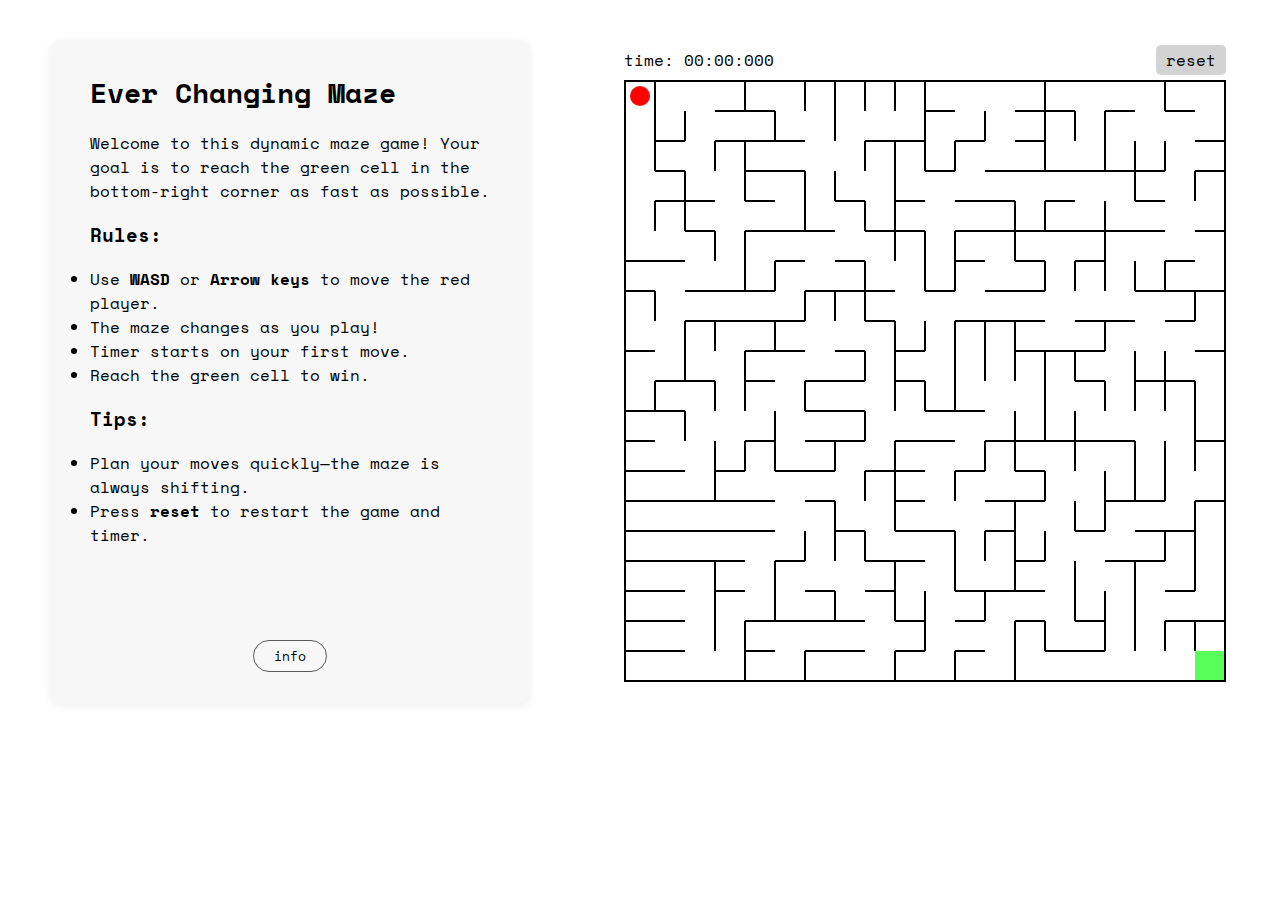
<file: index.html>
<!DOCTYPE html>
<html lang="en">

<head>
    <meta charset="UTF-8">
    <meta name="viewport" content="width=device-width, initial-scale=1.0">
    <title>Ever Changing Maze</title>
    <link rel="preconnect" href="https://fonts.googleapis.com">
    <link rel="preconnect" href="https://fonts.gstatic.com" crossorigin>
    <link href="https://fonts.googleapis.com/css2?family=Space+Mono:ital,wght@0,400;0,700;1,400;1,700&display=swap"
        rel="stylesheet">
    <link rel="stylesheet" href="style.css">
</head>

<body>
    <div class="main">
        <div class="info-panel">
            <div class="gameinfo">
                <h2>Ever Changing Maze</h2>
                <p>Welcome to this dynamic maze game! Your goal is to reach the green cell in the bottom-right corner as
                    fast as possible.</p>
                <h3>Rules:</h3>
                <ul>
                    <li>Use <b>WASD</b> or <b>Arrow keys</b> to move the red player.</li>
                    <li>The maze changes as you play!</li>
                    <li>Timer starts on your first move.</li>
                    <li>Reach the green cell to win.</li>
                </ul>
                <h3>Tips:</h3>
                <ul>
                    <li>Plan your moves quickly—the maze is always shifting.</li>
                    <li>Press <b>reset</b> to restart the game and timer.</li>
                </ul>
            </div>
            <div class="footer">
                <button id="infoButton" onclick="window.location.href='info.html'">info</button>
            </div>
        </div>
        <div class="maze-side">
            <div class="maze_container">
                <div class="mazeheader">
                    <div id="timer">time: 00:00:000 </div>
                    <button id="resetButton">reset</button>
                </div>
                <div id="maze">
                    <div id="player"></div>
                </div>
            </div>
        </div>
    </div>
</body>

<script>
    const maze = document.getElementById('maze');
    const player = document.getElementById('player');
    const timerDisplay = document.getElementById('timer');
    const resetButton = document.getElementById('resetButton');

    const rows = 20;
    const cols = 20;
    const graph = [];

    let origin_r = rows - 1;
    let origin_c = cols - 1;

    // Player position
    let player_r = 0;
    let player_c = 0;


    //Timing setup
    let timerInterval = null;
    let gameStarted = false;
    let startTime = null;

    function formatTime(ms) {
        const minutes = Math.floor(ms / 60000);
        const seconds = Math.floor((ms % 60000) / 1000);
        const milliseconds = ms % 1000;
        return (
            String(minutes).padStart(2, '0') + ':' +
            String(seconds).padStart(2, '0') + ':' +
            String(milliseconds).padStart(3, '0')
        );
    }

    function startTimer() {
        if (!gameStarted) {
            gameStarted = true;
            startTime = Date.now();
            timerInterval = setInterval(() => {
                const elapsed = Date.now() - startTime;
                timerDisplay.textContent = `time: ${formatTime(elapsed)}`;
            }, 20);
        }
    }

    function stopTimer() {
        clearInterval(timerInterval);
        resetButton.style.display = "inline-block";
        timerDisplay.style.color = "green";
    }

    function resetGame() {
        timerDisplay.style.color = "black";
        player_r = 0;
        player_c = 0;
        updatePlayerPosition();
        gameStarted = false;
        startTime = null;
        timerDisplay.textContent = "time: 00:00:000";
        // resetButton.style.display = "none";
        clearInterval(timerInterval);
    }

    resetButton.addEventListener("click", resetGame);


    function updatePlayerPosition() {
        player.style.top = `${player_r * 30 + 5}px`;
        player.style.left = `${player_c * 30 + 5}px`;
    }

    function openPath(cell1, cell2, direction) {
        if (direction === "right") {
            cell1.style.borderRight = "none";
            cell2.style.borderLeft = "none"

        } else if (direction === "down") {
            cell1.style.borderBottom = "none";
            cell2.style.borderTop = "none";

        } else if (direction === "left") {
            cell1.style.borderLeft = "none";
            cell2.style.borderRight = "none";

        } else if (direction === "up") {
            cell1.style.borderTop = "none";
            cell2.style.borderBottom = "none";

        }
    }

    function closePath(cell, direction) {
        if (direction === "right") {
            const othercell = document.getElementById(`cell-${origin_r}-${origin_c + 1}`);
            cell.style.borderRight = "1px solid black";
            othercell.style.borderLeft = "1px solid black";
        }
        else if (direction === "down") {
            const othercell = document.getElementById(`cell-${origin_r + 1}-${origin_c}`);
            cell.style.borderBottom = "1px solid black";
            othercell.style.borderTop = "1px solid black";
        }
        else if (direction === "left") {

            const othercell = document.getElementById(`cell-${origin_r}-${origin_c - 1}`);
            cell.style.borderLeft = "1px solid black";
            othercell.style.borderRight = "1px solid black";
        }
        else if (direction === "up") {

            const othercell = document.getElementById(`cell-${origin_r - 1}-${origin_c}`);
            cell.style.borderTop = "1px solid black";
            othercell.style.borderBottom = "1px solid black";
        }
    }

    //We create a trivial perfect maze

    for (let r = 0; r < rows; r++) {
        const row = [];
        for (let c = 0; c < cols; c++) {
            const cell = document.createElement('div');
            cell.classList.add('cell');
            cell.id = `cell-${r}-${c}`;

            maze.appendChild(cell);

            const node = {
                r,
                c,
                direction: "none"
            };

            if (c < cols - 1) {
                node.direction = "right";
            }
            else if (c == cols - 1 && r < rows - 1) {
                node.direction = "down";
            }
            else if (c == cols - 1 && r == rows - 1) {
                node.direction = "none";
            }
            row.push(node);
        }
        graph.push(row);
    }

    const goalCell = document.getElementById(`cell-${rows - 1}-${cols - 1}`);
    goalCell.classList.add("goal");

    for (let r = 0; r < rows; r++) {
        for (let c = 0; c < cols; c++) {
            const cell = document.getElementById(`cell-${r}-${c}`);
            const node = graph[r][c];

            if (node.direction === "right") {
                const othercell = document.getElementById(`cell-${r}-${c + 1}`);
                openPath(cell, othercell, "right");
            } else if (node.direction === "down") {

                const othercell = document.getElementById(`cell-${r + 1}-${c}`);
                openPath(cell, othercell, "down");
            } else if (node.direction === "left") {

                const othercell = document.getElementById(`cell-${r}-${c - 1}`);
                openPath(cell, othercell, "left");
            } else if (node.direction === "up") {

                const othercell = document.getElementById(`cell-${r - 1}-${c}`);
                openPath(cell, othercell, "up");
            }
        }
    }



    function select_random_direction() {
        let randomOption = Math.floor(Math.random() * 4);
        if (randomOption == 0) {
            if (origin_r == 0) {
                return select_random_direction();
            }
            return "up";
        } else if (randomOption == 1) {
            if (origin_r == rows - 1) {
                return select_random_direction();
            }
            return "down";
        } else if (randomOption == 2) {
            if (origin_c == 0) {
                return select_random_direction();
            }
            return "left";
        } else {
            if (origin_c == cols - 1) {
                return select_random_direction();
            }
            return "right";
        }
    }

    // This function moves the origin of maze 1 step in a random direction

    function changeOrigin() {
        let new_direction = select_random_direction();
        let old_origin = graph[origin_r][origin_c];
        let old_origin_cell = document.getElementById(`cell-${origin_r}-${origin_c}`);

        if (new_direction == "up") {
            origin_r--;
        }
        else if (new_direction == "down") {
            origin_r++;
        }
        else if (new_direction == "left") {
            origin_c--;
        }
        else if (new_direction == "right") {
            origin_c++;
        }

        let new_origin = graph[origin_r][origin_c];
        let new_origin_cell = document.getElementById(`cell-${origin_r}-${origin_c}`);

        old_origin.direction = new_direction;
        openPath(old_origin_cell, new_origin_cell, new_direction);

        let old_direction = new_origin.direction;
        new_origin.direction = "none";

        if (!((new_direction == "left" && old_direction == "right") ||
            (new_direction == "right" && old_direction == "left") ||
            (new_direction == "up" && old_direction == "down") ||
            (new_direction == "down" && old_direction == "up"))) {

            closePath(new_origin_cell, old_direction);
        }
    }


    // To generate the starting maze structure, we need to chang origin about rows*cols*10 times

    for (let i = 0; i < rows * cols * 10; i++) {
        changeOrigin();
    }


    //Now we just keep changing the origin

    async function changeMaze() {
        while (true) {
            changeOrigin();
            await new Promise(resolve => setTimeout(resolve, 1));
        }
    }

    changeMaze();



    document.addEventListener("keydown", (e) => {
        let new_r = player_r;
        let new_c = player_c;
        if (e.key === "ArrowUp" || e.key.toLowerCase() === "w") new_r--;
        if (e.key === "ArrowDown" || e.key.toLowerCase() === "s") new_r++;
        if (e.key === "ArrowLeft" || e.key.toLowerCase() === "a") new_c--;
        if (e.key === "ArrowRight" || e.key.toLowerCase() === "d") new_c++;

        if (new_r < 0 || new_r >= rows || new_c < 0 || new_c >= cols) return;

        const currCell = document.getElementById(`cell-${player_r}-${player_c}`);
        const newCell = document.getElementById(`cell-${new_r}-${new_c}`);

        // Check if there's no wall between cells
        if ((new_r < player_r && currCell.style.borderTop === "none") ||
            (new_r > player_r && currCell.style.borderBottom === "none") ||
            (new_c < player_c && currCell.style.borderLeft === "none") ||
            (new_c > player_c && currCell.style.borderRight === "none")) {

            startTimer();
            player_r = new_r;
            player_c = new_c;
            updatePlayerPosition();

            if (player_r === rows - 1 && player_c === cols - 1) {
                stopTimer();
            }
        }
    });

    updatePlayerPosition();

</script>

</html>
</file>
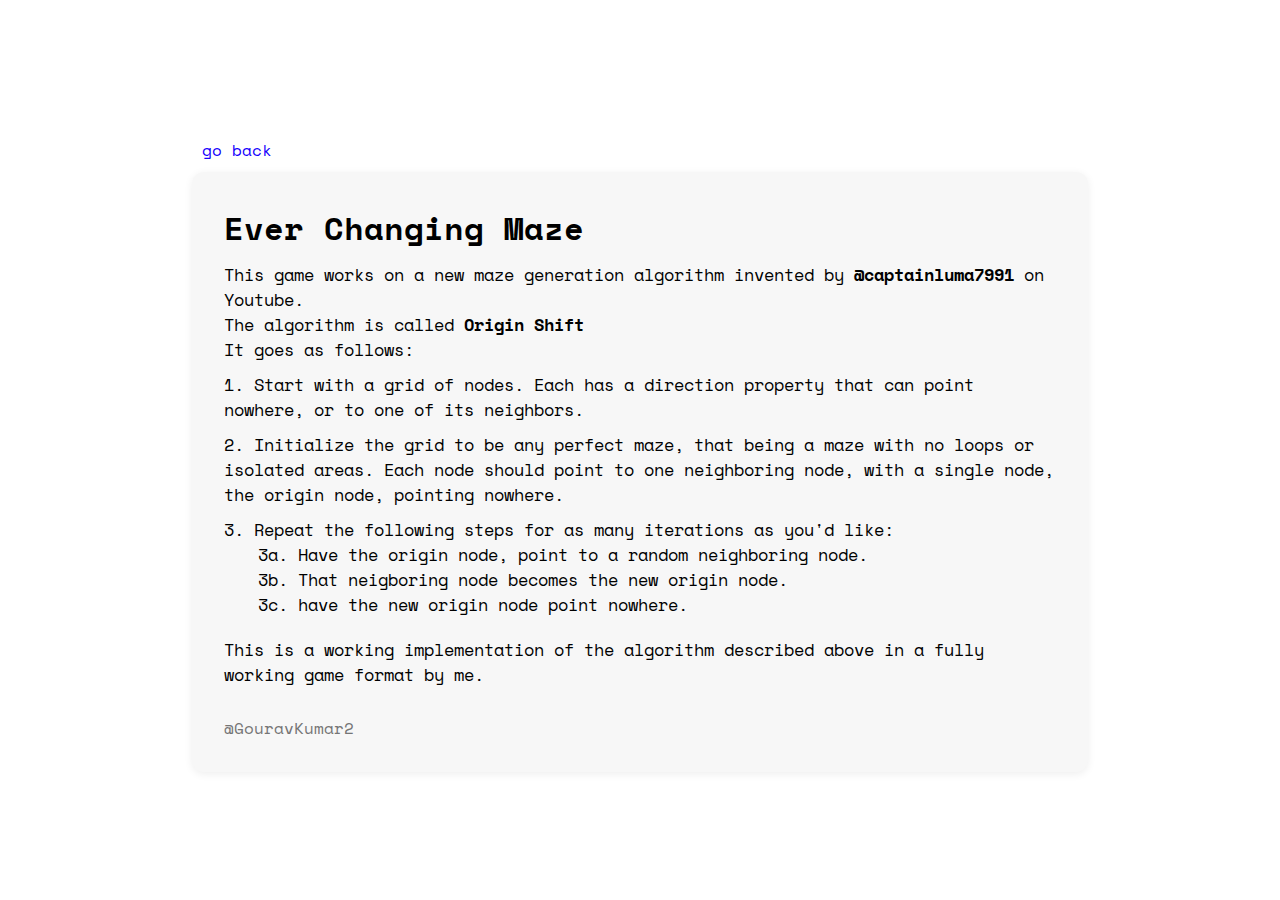
<file: info.html>
<!DOCTYPE html>
<html lang="en">

<head>
    <meta charset="UTF-8">
    <meta name="viewport" content="width=device-width, initial-scale=1.0">
    <title>Ever changing Maze</title>
    <link rel="preconnect" href="https://fonts.googleapis.com">
    <link rel="preconnect" href="https://fonts.gstatic.com" crossorigin>
    <link href="https://fonts.googleapis.com/css2?family=Space+Mono:ital,wght@0,400;0,700;1,400;1,700&display=swap"
        rel="stylesheet">

    <style>
        * {
            margin: 0;
            padding: 0;
            box-sizing: border-box;
            font-family: "Space Mono", monospace;
            
        }

        a {
            text-decoration: none;
            color: inherit;
        }

        p{
            font-size: 17px;
        }

        .main {
            display: flex;
            flex-direction: column;
            justify-content: center;
            align-items: center;
            height: 100vh;
            background-color: #ffffff;
        }

        .infobox {
            width: 70%;
            min-height: 600px;
            background: #f7f7f7;
            border-radius: 12px;
            box-shadow: 0 2px 8px rgba(0, 0, 0, 0.07);
            padding: 32px;
            display: flex;
            flex-direction: column;
            justify-content: space-between;
        }

        .header{
            width: 70%;
            padding: 10px 10px;
            display: flex;
            justify-content: flex-start;
            align-items: center;
            color: #1500fd;
        }
        .info{
            display: flex;
            flex-direction: column;
            gap: 10px;
        }

        .footer{
            color: rgb(117, 117, 117);
        }
    </style>
</head>

<body>
    <div class="main">
        <div class="header">
            <a href="index.html">go back</a>
        </div>
        <div class="infobox">
           
            <div class="info">
                <h1>Ever Changing Maze</h1>
                <p>This game works on a new maze generation algorithm invented by <a
                        href="https://www.youtube.com/@captainluma7991"><b>@captainluma7991</b></a> on Youtube. <br>
                    The algorithm is called <b>Origin Shift</b><br>
                    It goes as follows: <br>
                </p>
                <p>

                    1. Start with a grid of nodes. Each has a direction property that can point nowhere, or to one of
                    its
                    neighbors.<br>
                </p>
                <p>
                    2. Initialize the grid to be any perfect maze, that being a maze with no loops or isolated areas.
                    Each
                    node should point to one neighboring node, with a single node, the origin node, pointing
                    nowhere.<br>
                </p>
                <p>
                    3. Repeat the following steps for as many iterations as you'd like:<br>
                    <span style="margin-left:2em; display:inline-block;">3a. Have the origin node, point to a random
                        neighboring node.</span><br>
                    <span style="margin-left:2em; display:inline-block;">3b. That neigboring node becomes the new origin
                        node.</span><br>
                    <span style="margin-left:2em; display:inline-block;">3c. have the new origin node point
                        nowhere.</span><br>
                </p>
                <p>

                </p>
                <p>
                    This is a working implementation of the algorithm described above in a fully working game format by
                    me.
                </p>
            </div>
            <div class="footer">
                <a href="https://github.com/GouravKumar2">@GouravKumar2</a>
            </div>
        </div>
    </div>

</body>

</html>
</file>
<file: style.css>
* {
            margin: 0;
            padding: 0;
            font-family: "Space Mono", monospace;
        }

        .main {
            display: flex;
            flex-direction: row;
            justify-content: center;
            align-items: flex-start;
            height: 100vh;
            width: 100vw;
            box-sizing: border-box;
            padding: 40px 0;
            gap: 40px;
        }

        .info-panel {
            flex: 0 0 400px;
            background: #f7f7f7;
            border-radius: 12px;
            box-shadow: 0 2px 8px rgba(0, 0, 0, 0.07);
            padding: 32px 40px;
            margin-right: 0;
            margin-left: 50px;
            min-height: 600px;
            display: flex;
            flex-direction: column;
            justify-content: space-between;
            gap: 18px;
        }

        .gameinfo {
            display: flex;
            flex-direction: column;
            gap: 18px;
        }

        .footer{
            color: rgb(90, 90, 90);
            text-align: center;
        }

        #infoButton{
            border: 1px solid rgb(90, 90, 90);
            background-color: transparent;
            padding: 5px 20px;
            border-radius: 50px;
            cursor: pointer;
            transition: background-color 0.3s, color 0.3s;
        }

        #infoButton:hover {
            background-color: rgb(233, 233, 233);
           
        }

        .info-panel h2 {
            font-size: 28px;
        }

        .maze-side {
            flex: 1 1 auto;
            display: flex;
            flex-direction: column;
            align-items: center;
        }

        .maze_container {
            display: flex;
            flex-direction: column;
            justify-content: flex-start;

        }

        .mazeheader {
            height: 40px;
            display: flex;
            justify-content: space-between;
            align-items: center;
        }

        #maze {
            display: grid;
            grid-template-columns: repeat(20, 30px);
            grid-template-rows: repeat(20, 30px);
            border: 1px solid black;
            gap: 0;
            position: relative;
        }

        .cell {
            width: 30px;
            height: 30px;
            box-sizing: border-box;
            border: 1px solid black;
            position: relative;
        }

        #player {
            width: 20px;
            height: 20px;
            background: red;
            border-radius: 50%;
            position: absolute;
            top: 5px;
            left: 5px;
            transition: top 0.2s linear, left 0.2s linear;
            z-index: 10;
        }

        #resetButton {
            padding: 3px 10px;
            font-size: 16px;
            cursor: pointer;
            background-color: #d3d3d3;
            border: none;
            border-radius: 5px;
        }

        .goal {
            background-color: rgb(88, 255, 88);
        }
</file>
